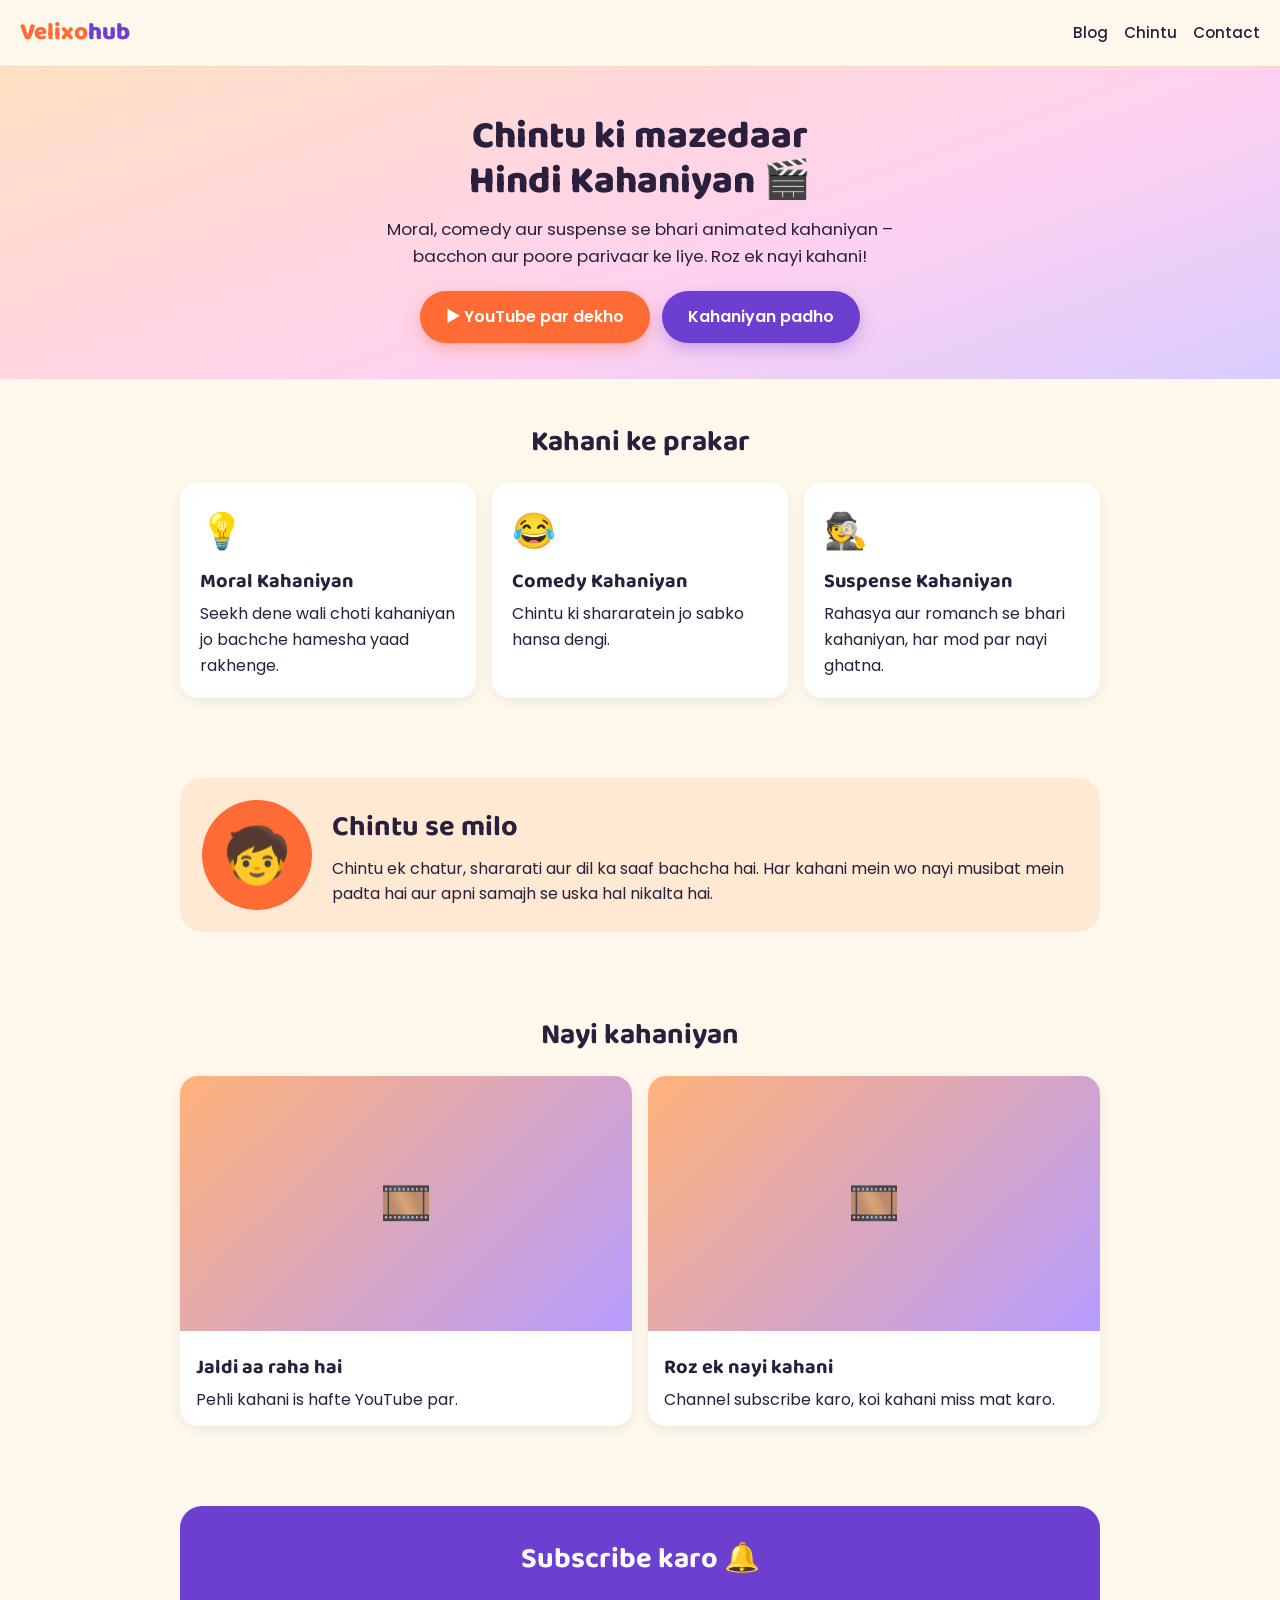
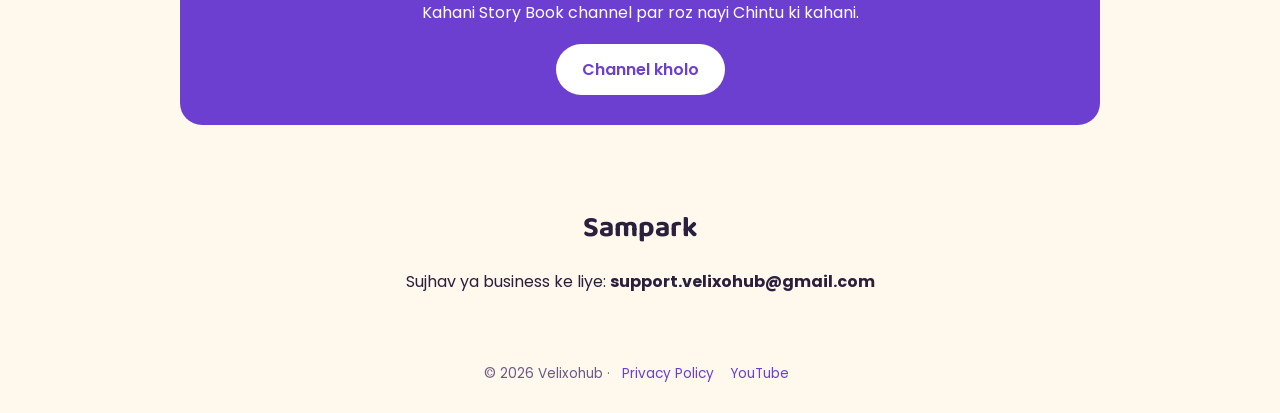
<file: index.html>
<!DOCTYPE html>
<html lang="hi">
<head>
<meta charset="utf-8">
<meta name="viewport" content="width=device-width, initial-scale=1">
<title>Velixohub – Chintu ki Kahaniyan | Hindi Animated Kahani</title>
<meta name="description" content="Chintu ki mazedaar Hindi animated kahaniyan – moral, comedy aur suspense. Roz ek nayi kahani Kahani Story Book YouTube channel par.">
<link rel="preconnect" href="https://fonts.googleapis.com">
<link href="https://fonts.googleapis.com/css2?family=Baloo+2:wght@500;700;800&family=Poppins:wght@400;500;600&display=swap" rel="stylesheet">
<style>
:root{--bg:#fff8ec;--ink:#2a1f3d;--pri:#ff6b35;--sec:#6c3fd1;--card:#ffffff;--soft:#ffe9d2}
*{box-sizing:border-box;margin:0;padding:0}
body{font-family:'Poppins',sans-serif;background:var(--bg);color:var(--ink);line-height:1.6}
h1,h2,h3,.logo{font-family:'Baloo 2',cursive}
header{display:flex;justify-content:space-between;align-items:center;padding:14px 20px;position:sticky;top:0;background:rgba(255,248,236,.95);backdrop-filter:blur(6px);z-index:5;border-bottom:1px solid #f1dcc2}
.logo{font-size:1.5rem;font-weight:800;color:var(--pri)}
.logo span{color:var(--sec)}
nav a{margin-left:16px;color:var(--ink);text-decoration:none;font-weight:500;font-size:.95rem}
.hero{text-align:center;padding:48px 20px 36px;background:linear-gradient(160deg,#ffe0c2,#ffd1f0 60%,#d9ccff)}
.hero h1{font-size:2.4rem;line-height:1.15;font-weight:800;margin-bottom:12px}
.hero p{max-width:520px;margin:0 auto 22px;font-size:1.05rem}
.btn{display:inline-block;background:var(--pri);color:#fff;padding:13px 26px;border-radius:999px;text-decoration:none;font-weight:600;box-shadow:0 6px 16px rgba(255,107,53,.35)}
.btn.alt{background:var(--sec);box-shadow:0 6px 16px rgba(108,63,209,.3);margin-left:8px}
section{padding:40px 20px;max-width:960px;margin:auto}
h2{font-size:1.8rem;margin-bottom:18px;text-align:center}
.grid{display:grid;grid-template-columns:repeat(auto-fit,minmax(240px,1fr));gap:16px}
.card{background:var(--card);border-radius:18px;padding:20px;box-shadow:0 4px 14px rgba(0,0,0,.07)}
.card .em{font-size:2.2rem}
.card h3{margin:6px 0 4px;font-size:1.25rem}
.chintu{display:flex;gap:20px;align-items:center;background:var(--soft);border-radius:22px;padding:22px;flex-wrap:wrap;justify-content:center}
.avatar{width:110px;height:110px;border-radius:50%;background:var(--pri);display:grid;place-items:center;font-size:3.4rem;flex:none}
.chintu div.t{flex:1;min-width:220px}
.vids .card{padding:0;overflow:hidden}
.thumb{aspect-ratio:16/9;background:linear-gradient(135deg,#ffb27a,#b79cff);display:grid;place-items:center;font-size:2.6rem}
.vids .card .b{padding:14px 16px}
.sub{text-align:center;background:var(--sec);color:#fff;border-radius:22px;padding:30px 20px}
.sub h2{color:#fff}
footer{text-align:center;padding:28px 16px;font-size:.85rem;color:#6b5a85}
footer a{color:var(--sec);text-decoration:none;margin:0 8px}
</style>
</head>
<body>
<header>
  <div class="logo">Velixo<span>hub</span></div>
  <nav><a href="blog/index.html">Blog</a><a href="#chintu">Chintu</a><a href="#contact">Contact</a></nav>
</header>

<div class="hero">
  <h1>Chintu ki mazedaar<br>Hindi Kahaniyan 🎬</h1>
  <p>Moral, comedy aur suspense se bhari animated kahaniyan – bacchon aur poore parivaar ke liye. Roz ek nayi kahani!</p>
  <a class="btn" href="https://www.youtube.com/@kahani-story-book" target="_blank" rel="noopener">▶ YouTube par dekho</a>
  <a class="btn alt" href="blog/index.html">Kahaniyan padho</a>
</div>

<section id="kahaniyan">
  <h2>Kahani ke prakar</h2>
  <div class="grid">
    <div class="card"><div class="em">💡</div><h3>Moral Kahaniyan</h3><p>Seekh dene wali choti kahaniyan jo bachche hamesha yaad rakhenge.</p></div>
    <div class="card"><div class="em">😂</div><h3>Comedy Kahaniyan</h3><p>Chintu ki shararatein jo sabko hansa dengi.</p></div>
    <div class="card"><div class="em">🕵️</div><h3>Suspense Kahaniyan</h3><p>Rahasya aur romanch se bhari kahaniyan, har mod par nayi ghatna.</p></div>
  </div>
</section>

<section id="chintu">
  <div class="chintu">
    <div class="avatar">🧒</div>
    <div class="t">
      <h2 style="text-align:left;margin-bottom:6px">Chintu se milo</h2>
      <p>Chintu ek chatur, shararati aur dil ka saaf bachcha hai. Har kahani mein wo nayi musibat mein padta hai aur apni samajh se uska hal nikalta hai.</p>
    </div>
  </div>
</section>

<section>
  <h2>Nayi kahaniyan</h2>
  <div class="grid vids">
    <div class="card"><div class="thumb">🎞️</div><div class="b"><h3>Jaldi aa raha hai</h3><p>Pehli kahani is hafte YouTube par.</p></div></div>
    <div class="card"><div class="thumb">🎞️</div><div class="b"><h3>Roz ek nayi kahani</h3><p>Channel subscribe karo, koi kahani miss mat karo.</p></div></div>
  </div>
</section>

<section>
  <div class="sub">
    <h2>Subscribe karo 🔔</h2>
    <p style="margin-bottom:18px">Kahani Story Book channel par roz nayi Chintu ki kahani.</p>
    <a class="btn" style="background:#fff;color:var(--sec);box-shadow:none" href="https://www.youtube.com/@kahani-story-book" target="_blank" rel="noopener">Channel kholo</a>
  </div>
</section>

<section id="contact" style="text-align:center">
  <h2>Sampark</h2>
  <p>Sujhav ya business ke liye: <strong>support.velixohub@gmail.com</strong></p>
</section>

<footer>
  © 2026 Velixohub · <a href="privacy.html">Privacy Policy</a><a href="https://www.youtube.com/@kahani-story-book" target="_blank" rel="noopener">YouTube</a>
</footer>
</body>
</html>
</file>
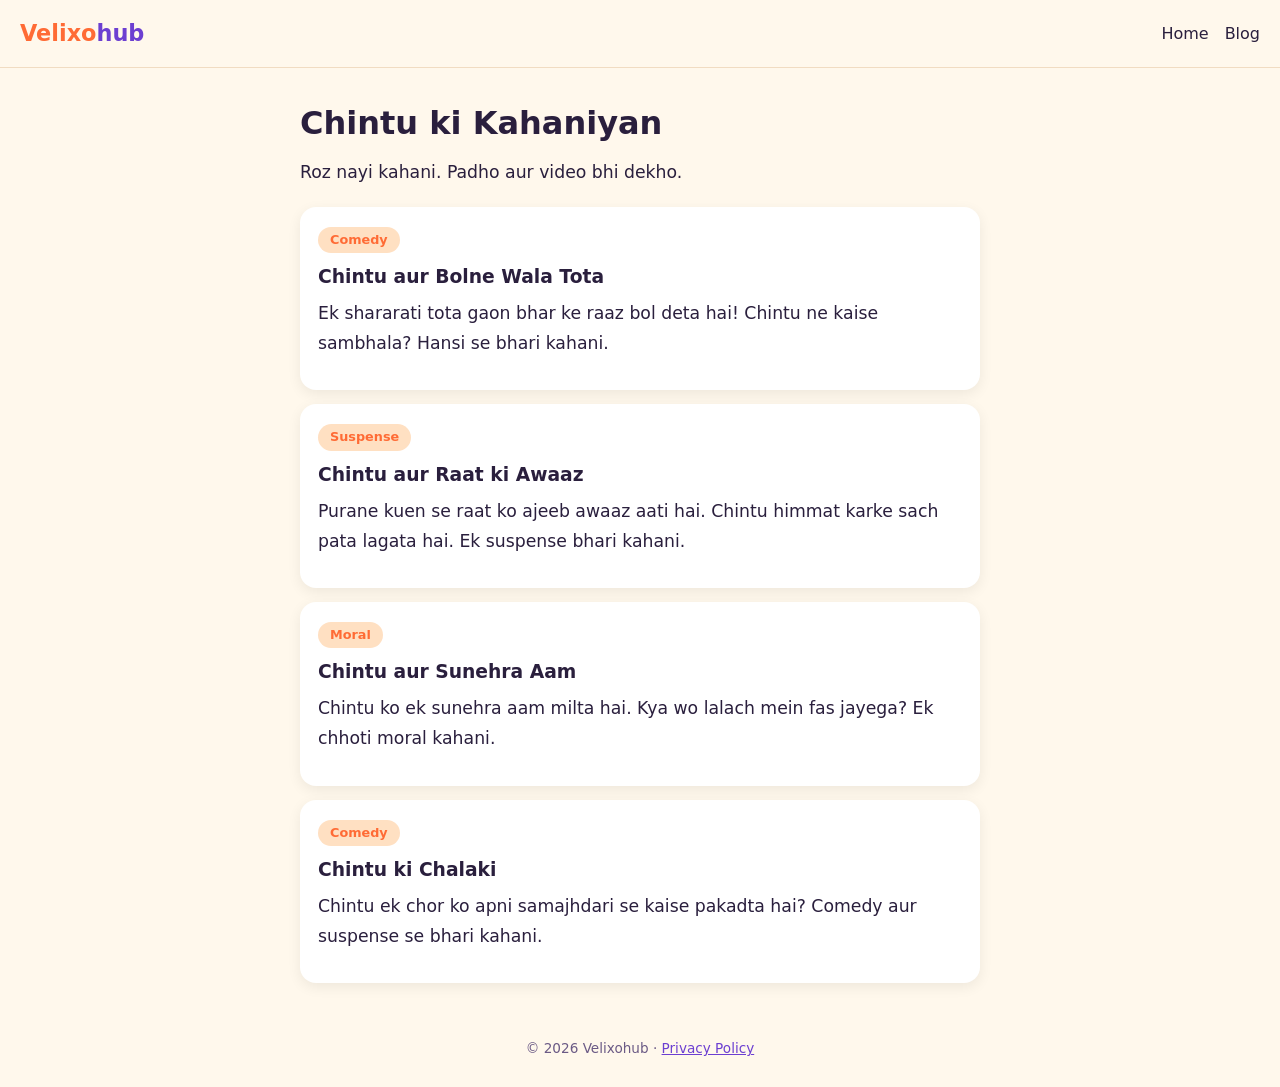
<file: blog/index.html>
<!DOCTYPE html>
<html lang="hi">
<head>
<meta charset="utf-8">
<meta name="viewport" content="width=device-width, initial-scale=1">
<title>Chintu ki Kahaniyan – Blog | Velixohub</title>
<meta name="description" content="Chintu ki moral, comedy aur suspense Hindi kahaniyan. Roz nayi kahani.">
<link rel="stylesheet" href="../style.css">
</head>
<body>
<header>
  <a class="logo" href="../index.html" style="text-decoration:none">Velixo<span>hub</span></a>
  <nav><a href="../index.html">Home</a><a href="index.html">Blog</a></nav>
</header>
<main class="post">
<h1>Chintu ki Kahaniyan</h1>
<p>Roz nayi kahani. Padho aur video bhi dekho.</p>
<div class='list'>
<a class="card" href="chintu-aur-bolne-wala-tota.html"><span class="tag">Comedy</span><h3>Chintu aur Bolne Wala Tota</h3><p>Ek shararati tota gaon bhar ke raaz bol deta hai! Chintu ne kaise sambhala? Hansi se bhari kahani.</p></a>
<a class="card" href="chintu-aur-raat-ki-awaaz.html"><span class="tag">Suspense</span><h3>Chintu aur Raat ki Awaaz</h3><p>Purane kuen se raat ko ajeeb awaaz aati hai. Chintu himmat karke sach pata lagata hai. Ek suspense bhari kahani.</p></a>
<a class="card" href="chintu-aur-sunehra-aam.html"><span class="tag">Moral</span><h3>Chintu aur Sunehra Aam</h3><p>Chintu ko ek sunehra aam milta hai. Kya wo lalach mein fas jayega? Ek chhoti moral kahani.</p></a>
<a class="card" href="chintu-ki-chalaki.html"><span class="tag">Comedy</span><h3>Chintu ki Chalaki</h3><p>Chintu ek chor ko apni samajhdari se kaise pakadta hai? Comedy aur suspense se bhari kahani.</p></a>
</div>
</main>
<footer>© 2026 Velixohub · <a href="../privacy.html">Privacy Policy</a></footer>
</body>
</html>
</file>
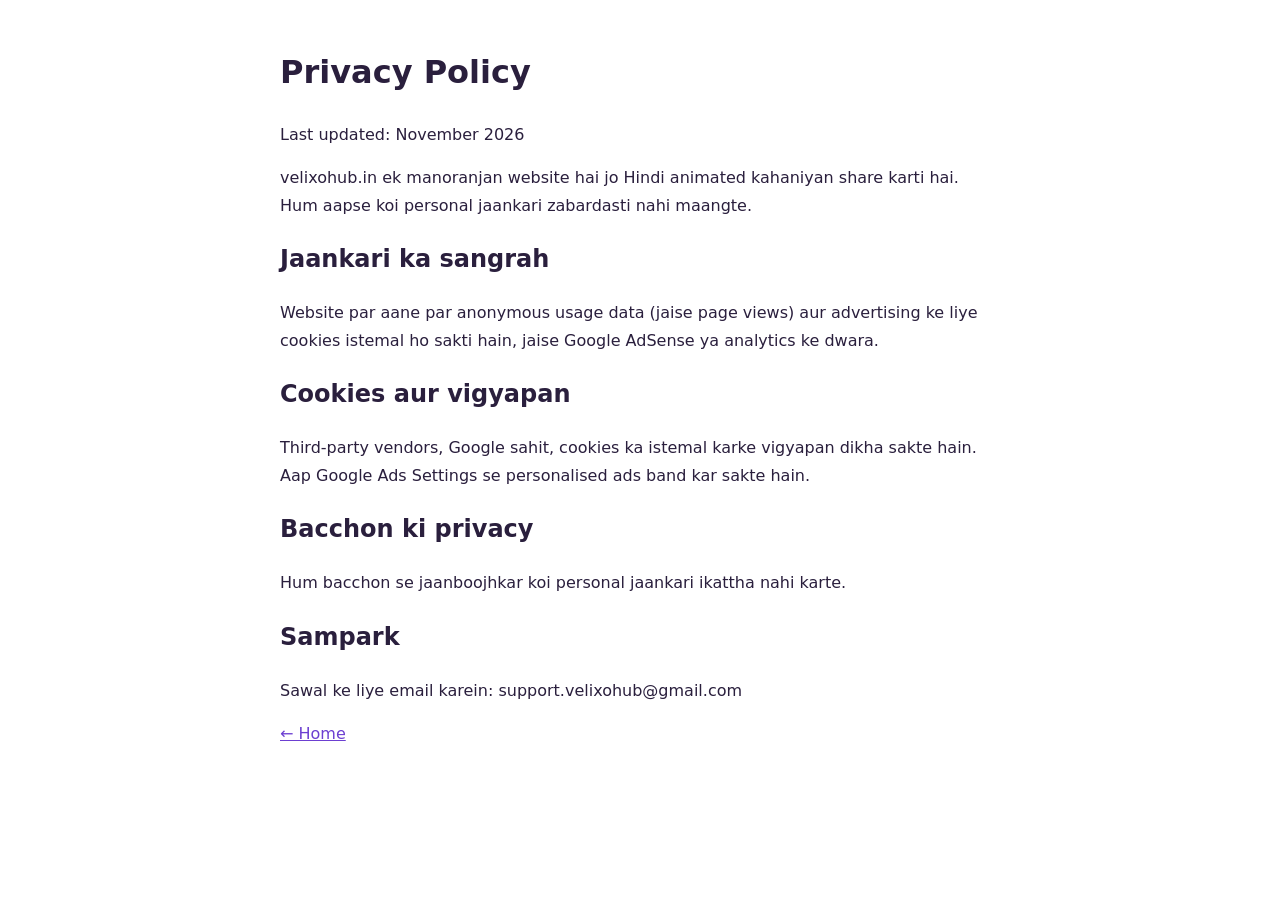
<file: privacy.html>
<!DOCTYPE html>
<html lang="hi">
<head>
<meta charset="utf-8">
<meta name="viewport" content="width=device-width, initial-scale=1">
<title>Privacy Policy – Velixohub</title>
<style>body{font-family:system-ui,sans-serif;max-width:720px;margin:auto;padding:24px;line-height:1.7;color:#2a1f3d}a{color:#6c3fd1}</style>
</head>
<body>
<h1>Privacy Policy</h1>
<p>Last updated: November 2026</p>
<p>velixohub.in ek manoranjan website hai jo Hindi animated kahaniyan share karti hai. Hum aapse koi personal jaankari zabardasti nahi maangte.</p>
<h2>Jaankari ka sangrah</h2>
<p>Website par aane par anonymous usage data (jaise page views) aur advertising ke liye cookies istemal ho sakti hain, jaise Google AdSense ya analytics ke dwara.</p>
<h2>Cookies aur vigyapan</h2>
<p>Third-party vendors, Google sahit, cookies ka istemal karke vigyapan dikha sakte hain. Aap Google Ads Settings se personalised ads band kar sakte hain.</p>
<h2>Bacchon ki privacy</h2>
<p>Hum bacchon se jaanboojhkar koi personal jaankari ikattha nahi karte.</p>
<h2>Sampark</h2>
<p>Sawal ke liye email karein: support.velixohub@gmail.com</p>
<p><a href="index.html">← Home</a></p>
</body>
</html>
</file>
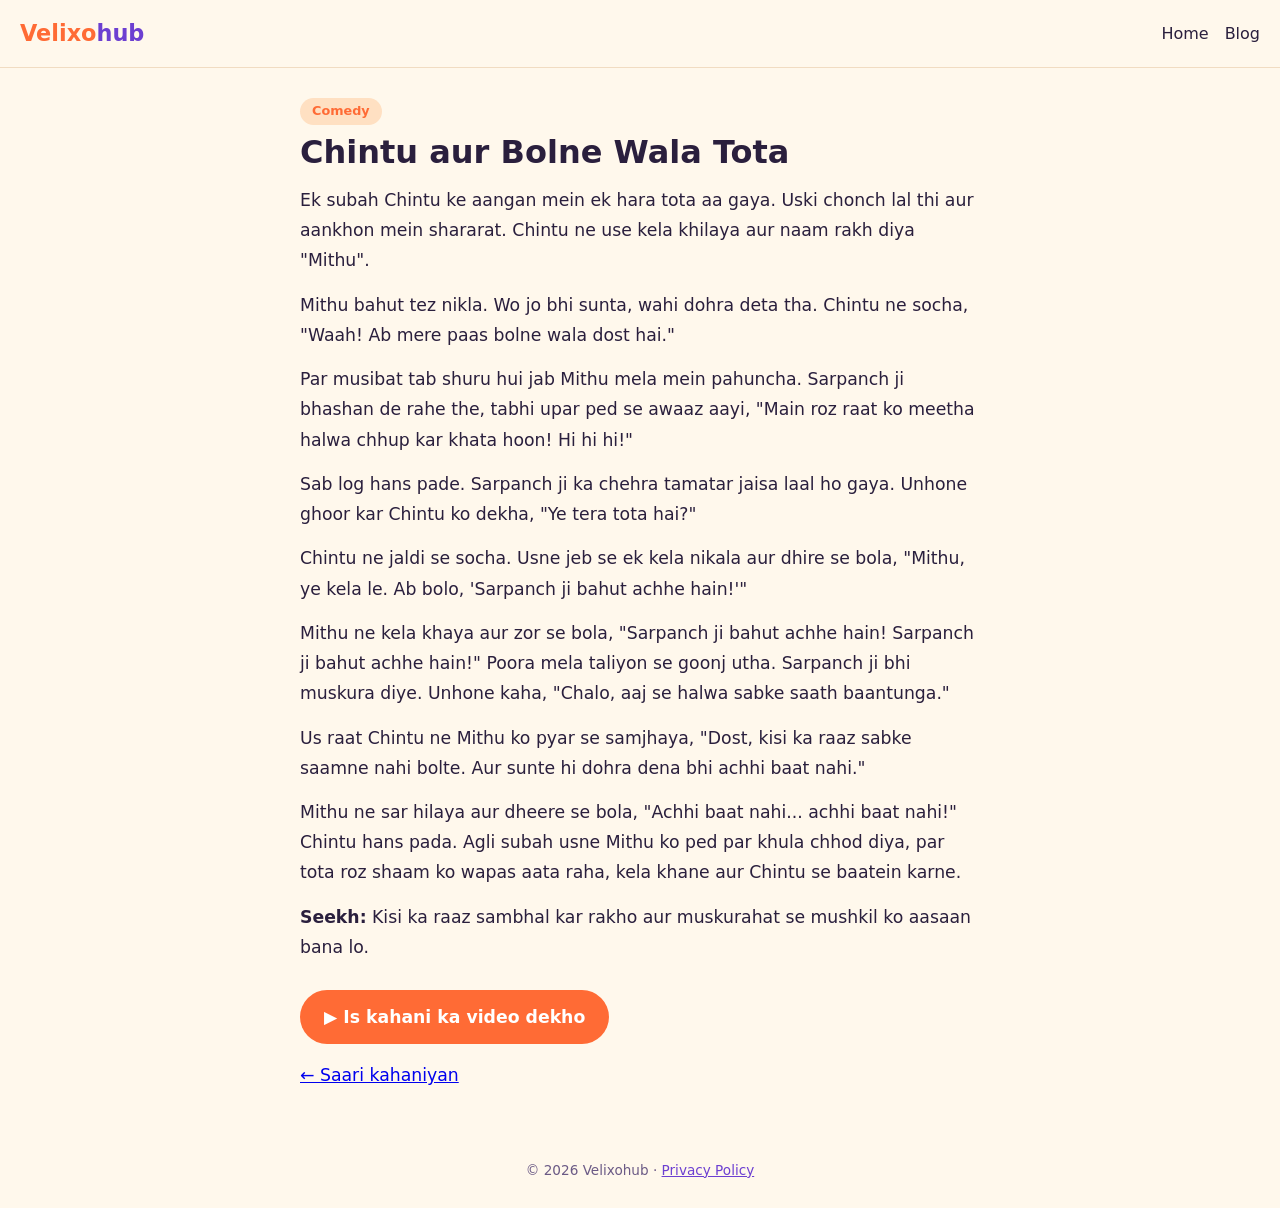
<file: blog/chintu-aur-bolne-wala-tota.html>
<!DOCTYPE html>
<html lang="hi">
<head>
<meta charset="utf-8">
<meta name="viewport" content="width=device-width, initial-scale=1">
<title>Chintu aur Bolne Wala Tota | Velixohub</title>
<meta name="description" content="Ek shararati tota gaon bhar ke raaz bol deta hai! Chintu ne kaise sambhala? Hansi se bhari comedy kahani.">
<link rel="stylesheet" href="../style.css">
</head>
<body>
<header>
  <a class="logo" href="../index.html" style="text-decoration:none">Velixo<span>hub</span></a>
  <nav><a href="../index.html">Home</a><a href="index.html">Blog</a></nav>
</header>
<main class="post">
<span class='tag'>Comedy</span>
<h1>Chintu aur Bolne Wala Tota</h1>
<p>Ek subah Chintu ke aangan mein ek hara tota aa gaya. Uski chonch lal thi aur aankhon mein shararat. Chintu ne use kela khilaya aur naam rakh diya "Mithu".</p>
<p>Mithu bahut tez nikla. Wo jo bhi sunta, wahi dohra deta tha. Chintu ne socha, "Waah! Ab mere paas bolne wala dost hai."</p>
<p>Par musibat tab shuru hui jab Mithu mela mein pahuncha. Sarpanch ji bhashan de rahe the, tabhi upar ped se awaaz aayi, "Main roz raat ko meetha halwa chhup kar khata hoon! Hi hi hi!"</p>
<p>Sab log hans pade. Sarpanch ji ka chehra tamatar jaisa laal ho gaya. Unhone ghoor kar Chintu ko dekha, "Ye tera tota hai?"</p>
<p>Chintu ne jaldi se socha. Usne jeb se ek kela nikala aur dhire se bola, "Mithu, ye kela le. Ab bolo, 'Sarpanch ji bahut achhe hain!'"</p>
<p>Mithu ne kela khaya aur zor se bola, "Sarpanch ji bahut achhe hain! Sarpanch ji bahut achhe hain!" Poora mela taliyon se goonj utha. Sarpanch ji bhi muskura diye. Unhone kaha, "Chalo, aaj se halwa sabke saath baantunga."</p>
<p>Us raat Chintu ne Mithu ko pyar se samjhaya, "Dost, kisi ka raaz sabke saamne nahi bolte. Aur sunte hi dohra dena bhi achhi baat nahi."</p>
<p>Mithu ne sar hilaya aur dheere se bola, "Achhi baat nahi... achhi baat nahi!" Chintu hans pada. Agli subah usne Mithu ko ped par khula chhod diya, par tota roz shaam ko wapas aata raha, kela khane aur Chintu se baatein karne.</p>
<p><strong>Seekh:</strong> Kisi ka raaz sambhal kar rakho aur muskurahat se mushkil ko aasaan bana lo.</p>

<p style="margin-top:28px"><a class="btn" href="https://www.youtube.com/@kahani-story-book" target="_blank" rel="noopener">▶ Is kahani ka video dekho</a></p>
<p style="margin-top:16px"><a href="index.html">← Saari kahaniyan</a></p>
</main>
<footer>© 2026 Velixohub · <a href="../privacy.html">Privacy Policy</a></footer>
</body>
</html>
</file>
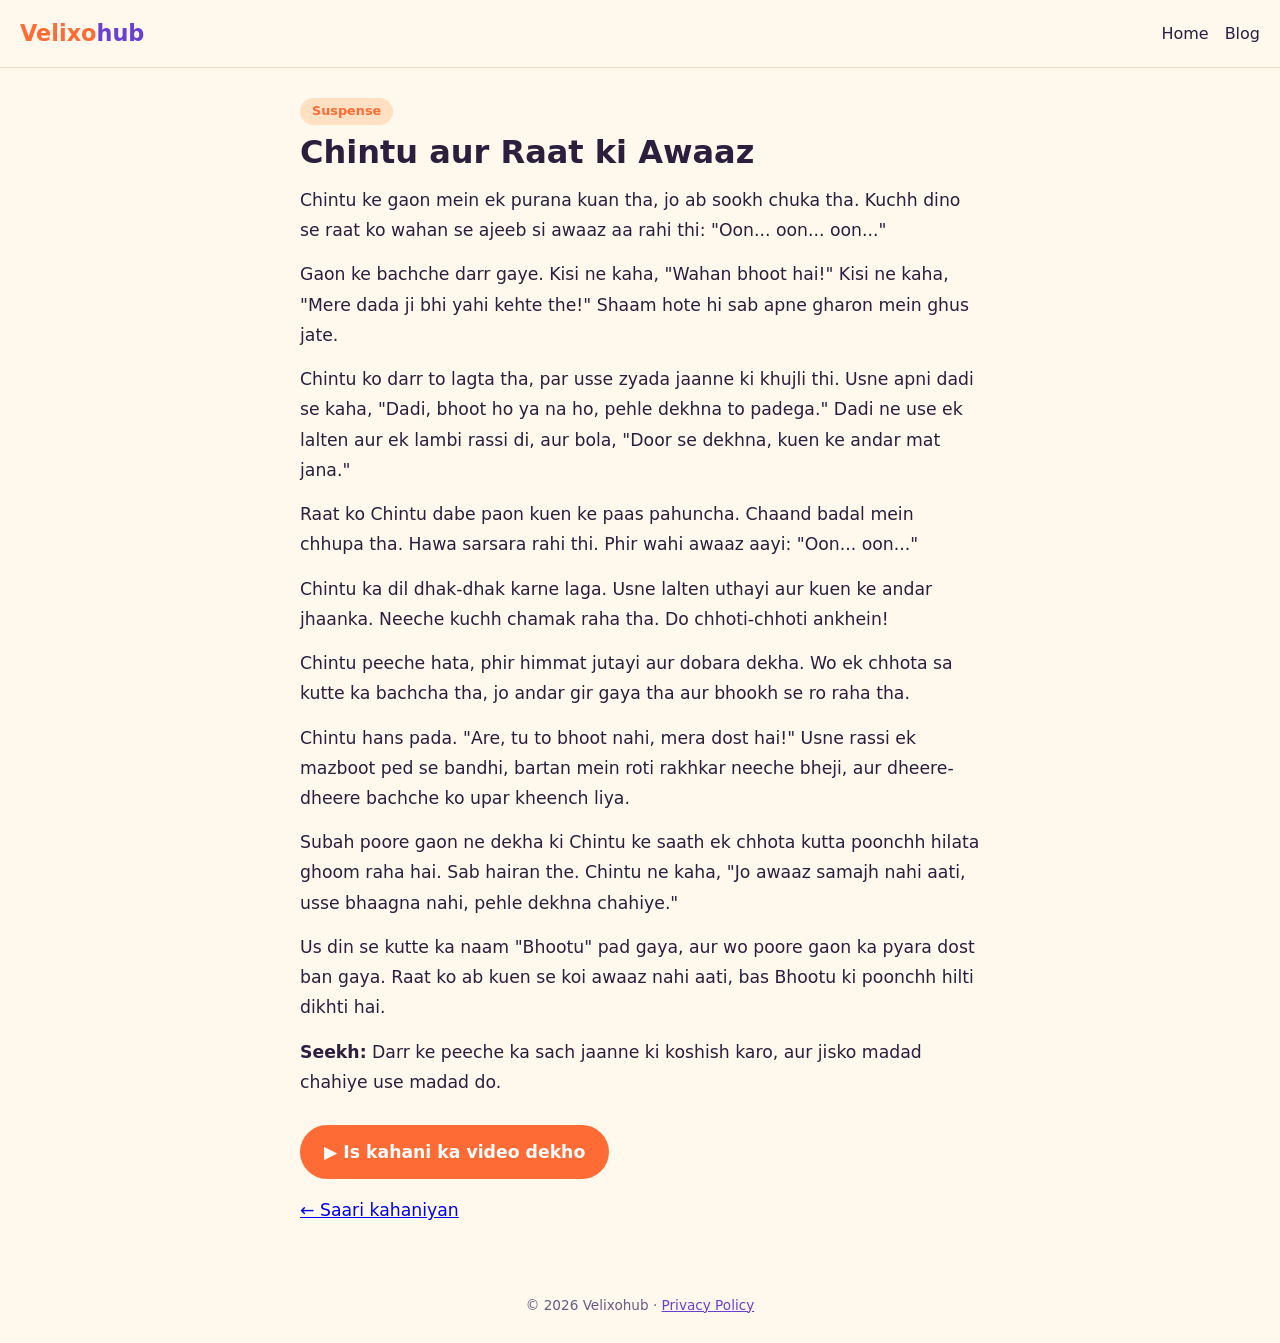
<file: blog/chintu-aur-raat-ki-awaaz.html>
<!DOCTYPE html>
<html lang="hi">
<head>
<meta charset="utf-8">
<meta name="viewport" content="width=device-width, initial-scale=1">
<title>Chintu aur Raat ki Awaaz | Velixohub</title>
<meta name="description" content="Gaon ke purane kuen se raat ko ajeeb awaaz aati hai. Chintu himmat karke sach pata lagata hai. Ek suspense bhari kahani.">
<link rel="stylesheet" href="../style.css">
</head>
<body>
<header>
  <a class="logo" href="../index.html" style="text-decoration:none">Velixo<span>hub</span></a>
  <nav><a href="../index.html">Home</a><a href="index.html">Blog</a></nav>
</header>
<main class="post">
<span class='tag'>Suspense</span>
<h1>Chintu aur Raat ki Awaaz</h1>
<p>Chintu ke gaon mein ek purana kuan tha, jo ab sookh chuka tha. Kuchh dino se raat ko wahan se ajeeb si awaaz aa rahi thi: "Oon... oon... oon..."</p>
<p>Gaon ke bachche darr gaye. Kisi ne kaha, "Wahan bhoot hai!" Kisi ne kaha, "Mere dada ji bhi yahi kehte the!" Shaam hote hi sab apne gharon mein ghus jate.</p>
<p>Chintu ko darr to lagta tha, par usse zyada jaanne ki khujli thi. Usne apni dadi se kaha, "Dadi, bhoot ho ya na ho, pehle dekhna to padega." Dadi ne use ek lalten aur ek lambi rassi di, aur bola, "Door se dekhna, kuen ke andar mat jana."</p>
<p>Raat ko Chintu dabe paon kuen ke paas pahuncha. Chaand badal mein chhupa tha. Hawa sarsara rahi thi. Phir wahi awaaz aayi: "Oon... oon..."</p>
<p>Chintu ka dil dhak-dhak karne laga. Usne lalten uthayi aur kuen ke andar jhaanka. Neeche kuchh chamak raha tha. Do chhoti-chhoti ankhein!</p>
<p>Chintu peeche hata, phir himmat jutayi aur dobara dekha. Wo ek chhota sa kutte ka bachcha tha, jo andar gir gaya tha aur bhookh se ro raha tha.</p>
<p>Chintu hans pada. "Are, tu to bhoot nahi, mera dost hai!" Usne rassi ek mazboot ped se bandhi, bartan mein roti rakhkar neeche bheji, aur dheere-dheere bachche ko upar kheench liya.</p>
<p>Subah poore gaon ne dekha ki Chintu ke saath ek chhota kutta poonchh hilata ghoom raha hai. Sab hairan the. Chintu ne kaha, "Jo awaaz samajh nahi aati, usse bhaagna nahi, pehle dekhna chahiye."</p>
<p>Us din se kutte ka naam "Bhootu" pad gaya, aur wo poore gaon ka pyara dost ban gaya. Raat ko ab kuen se koi awaaz nahi aati, bas Bhootu ki poonchh hilti dikhti hai.</p>
<p><strong>Seekh:</strong> Darr ke peeche ka sach jaanne ki koshish karo, aur jisko madad chahiye use madad do.</p>

<p style="margin-top:28px"><a class="btn" href="https://www.youtube.com/@kahani-story-book" target="_blank" rel="noopener">▶ Is kahani ka video dekho</a></p>
<p style="margin-top:16px"><a href="index.html">← Saari kahaniyan</a></p>
</main>
<footer>© 2026 Velixohub · <a href="../privacy.html">Privacy Policy</a></footer>
</body>
</html>
</file>
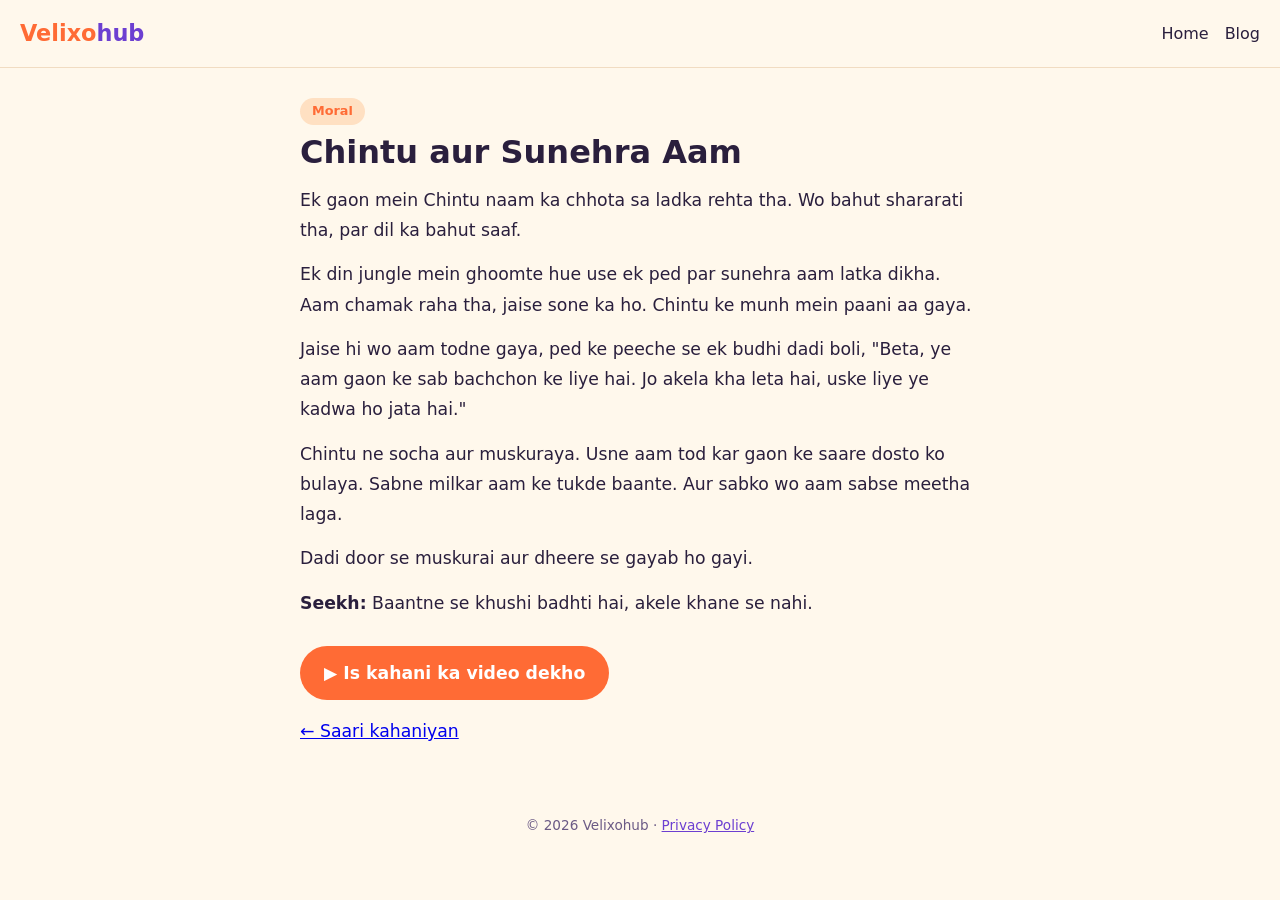
<file: blog/chintu-aur-sunehra-aam.html>
<!DOCTYPE html>
<html lang="hi">
<head>
<meta charset="utf-8">
<meta name="viewport" content="width=device-width, initial-scale=1">
<title>Chintu aur Sunehra Aam | Velixohub</title>
<meta name="description" content="Chintu ko ek sunehra aam milta hai. Kya wo lalach mein fas jayega? Ek chhoti moral kahani.">
<link rel="stylesheet" href="../style.css">
</head>
<body>
<header>
  <a class="logo" href="../index.html" style="text-decoration:none">Velixo<span>hub</span></a>
  <nav><a href="../index.html">Home</a><a href="index.html">Blog</a></nav>
</header>
<main class="post">
<span class='tag'>Moral</span>
<h1>Chintu aur Sunehra Aam</h1>
<p>Ek gaon mein Chintu naam ka chhota sa ladka rehta tha. Wo bahut shararati tha, par dil ka bahut saaf.</p>
<p>Ek din jungle mein ghoomte hue use ek ped par sunehra aam latka dikha. Aam chamak raha tha, jaise sone ka ho. Chintu ke munh mein paani aa gaya.</p>
<p>Jaise hi wo aam todne gaya, ped ke peeche se ek budhi dadi boli, "Beta, ye aam gaon ke sab bachchon ke liye hai. Jo akela kha leta hai, uske liye ye kadwa ho jata hai."</p>
<p>Chintu ne socha aur muskuraya. Usne aam tod kar gaon ke saare dosto ko bulaya. Sabne milkar aam ke tukde baante. Aur sabko wo aam sabse meetha laga.</p>
<p>Dadi door se muskurai aur dheere se gayab ho gayi.</p>
<p><strong>Seekh:</strong> Baantne se khushi badhti hai, akele khane se nahi.</p>

<p style="margin-top:28px"><a class="btn" href="https://www.youtube.com/@kahani-story-book" target="_blank" rel="noopener">▶ Is kahani ka video dekho</a></p>
<p style="margin-top:16px"><a href="index.html">← Saari kahaniyan</a></p>
</main>
<footer>© 2026 Velixohub · <a href="../privacy.html">Privacy Policy</a></footer>
</body>
</html>
</file>
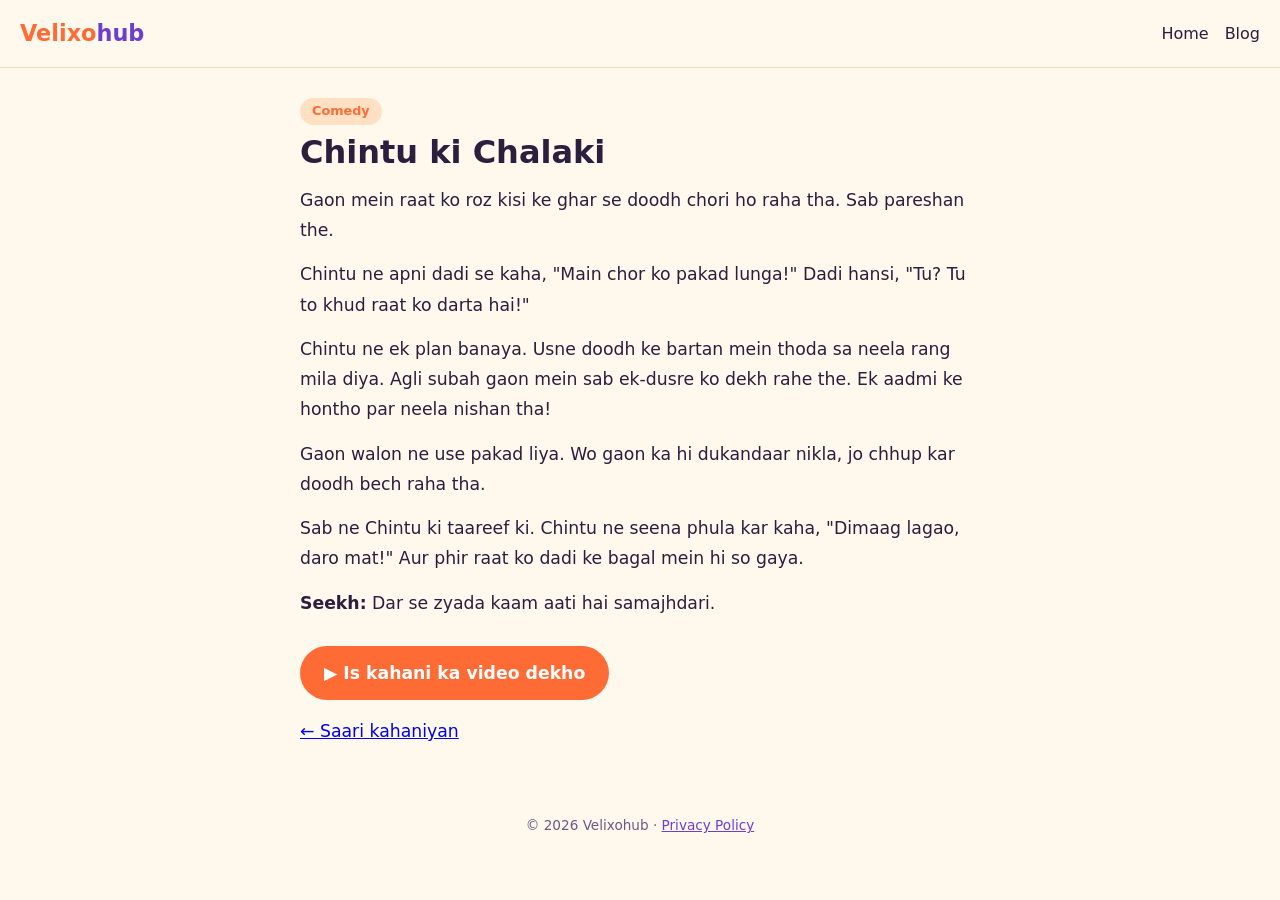
<file: blog/chintu-ki-chalaki.html>
<!DOCTYPE html>
<html lang="hi">
<head>
<meta charset="utf-8">
<meta name="viewport" content="width=device-width, initial-scale=1">
<title>Chintu ki Chalaki | Velixohub</title>
<meta name="description" content="Chintu ek chor ko apni samajhdari se kaise pakadta hai? Comedy aur suspense se bhari kahani.">
<link rel="stylesheet" href="../style.css">
</head>
<body>
<header>
  <a class="logo" href="../index.html" style="text-decoration:none">Velixo<span>hub</span></a>
  <nav><a href="../index.html">Home</a><a href="index.html">Blog</a></nav>
</header>
<main class="post">
<span class='tag'>Comedy</span>
<h1>Chintu ki Chalaki</h1>
<p>Gaon mein raat ko roz kisi ke ghar se doodh chori ho raha tha. Sab pareshan the.</p>
<p>Chintu ne apni dadi se kaha, "Main chor ko pakad lunga!" Dadi hansi, "Tu? Tu to khud raat ko darta hai!"</p>
<p>Chintu ne ek plan banaya. Usne doodh ke bartan mein thoda sa neela rang mila diya. Agli subah gaon mein sab ek-dusre ko dekh rahe the. Ek aadmi ke hontho par neela nishan tha!</p>
<p>Gaon walon ne use pakad liya. Wo gaon ka hi dukandaar nikla, jo chhup kar doodh bech raha tha.</p>
<p>Sab ne Chintu ki taareef ki. Chintu ne seena phula kar kaha, "Dimaag lagao, daro mat!" Aur phir raat ko dadi ke bagal mein hi so gaya.</p>
<p><strong>Seekh:</strong> Dar se zyada kaam aati hai samajhdari.</p>

<p style="margin-top:28px"><a class="btn" href="https://www.youtube.com/@kahani-story-book" target="_blank" rel="noopener">▶ Is kahani ka video dekho</a></p>
<p style="margin-top:16px"><a href="index.html">← Saari kahaniyan</a></p>
</main>
<footer>© 2026 Velixohub · <a href="../privacy.html">Privacy Policy</a></footer>
</body>
</html>
</file>
<file: style.css>
:root{--bg:#fff8ec;--ink:#2a1f3d;--pri:#ff6b35;--sec:#6c3fd1}
*{box-sizing:border-box;margin:0;padding:0}
body{font-family:system-ui,sans-serif;background:var(--bg);color:var(--ink);line-height:1.75}
header{display:flex;justify-content:space-between;align-items:center;padding:14px 20px;border-bottom:1px solid #f1dcc2}
.logo{font-size:1.4rem;font-weight:800;color:var(--pri)}.logo span{color:var(--sec)}
nav a{margin-left:16px;color:var(--ink);text-decoration:none;font-weight:500}
.post{max-width:720px;margin:auto;padding:28px 20px}
.post h1{font-size:2rem;margin:8px 0 14px;line-height:1.2}
.post p{margin-bottom:14px;font-size:1.08rem}
.tag{display:inline-block;background:#ffe0c2;color:var(--pri);padding:2px 12px;border-radius:99px;font-size:.8rem;font-weight:600}
.list{display:grid;gap:14px;margin-top:20px}
.card{display:block;background:#fff;border-radius:16px;padding:18px;text-decoration:none;color:var(--ink);box-shadow:0 4px 14px rgba(0,0,0,.07)}
.card h3{margin:8px 0 4px}
.btn{display:inline-block;background:var(--pri);color:#fff;padding:12px 24px;border-radius:99px;text-decoration:none;font-weight:600}
footer{text-align:center;padding:26px;font-size:.85rem;color:#6b5a85}footer a{color:var(--sec)}
</file>
